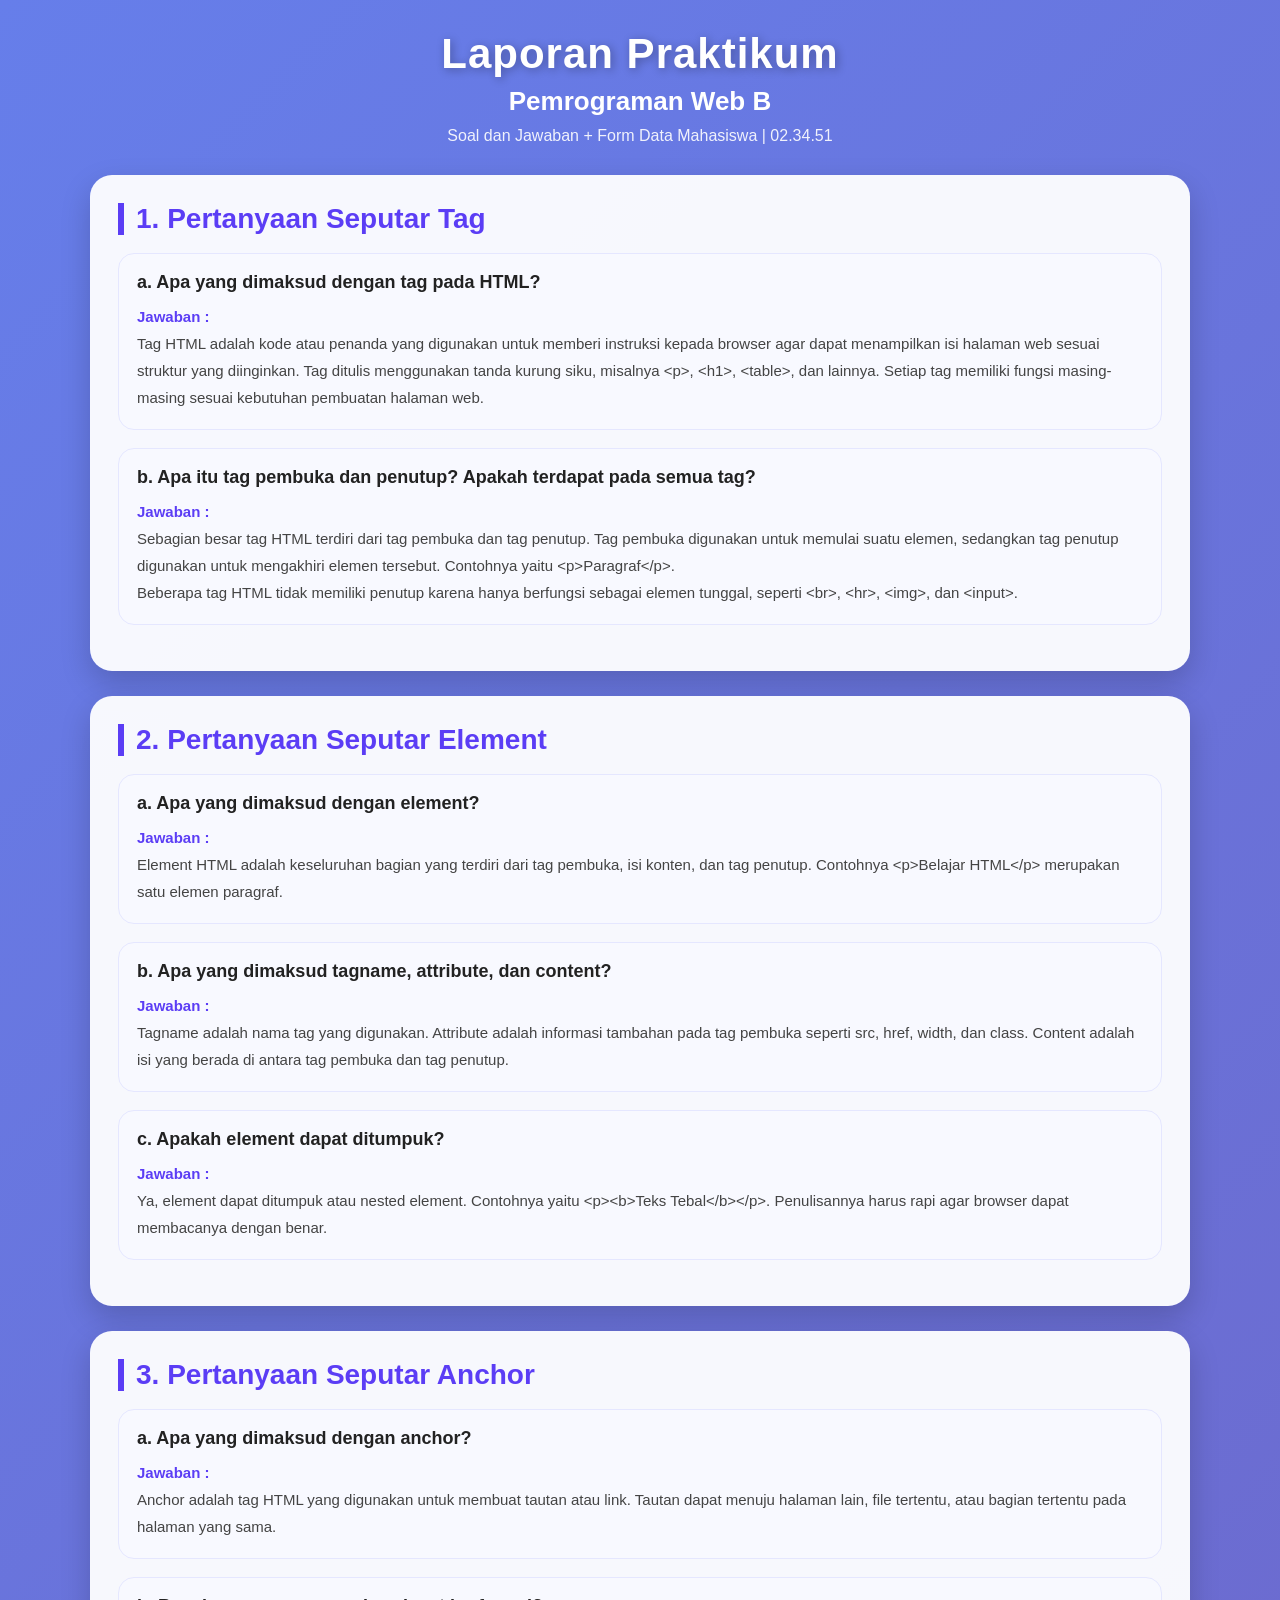
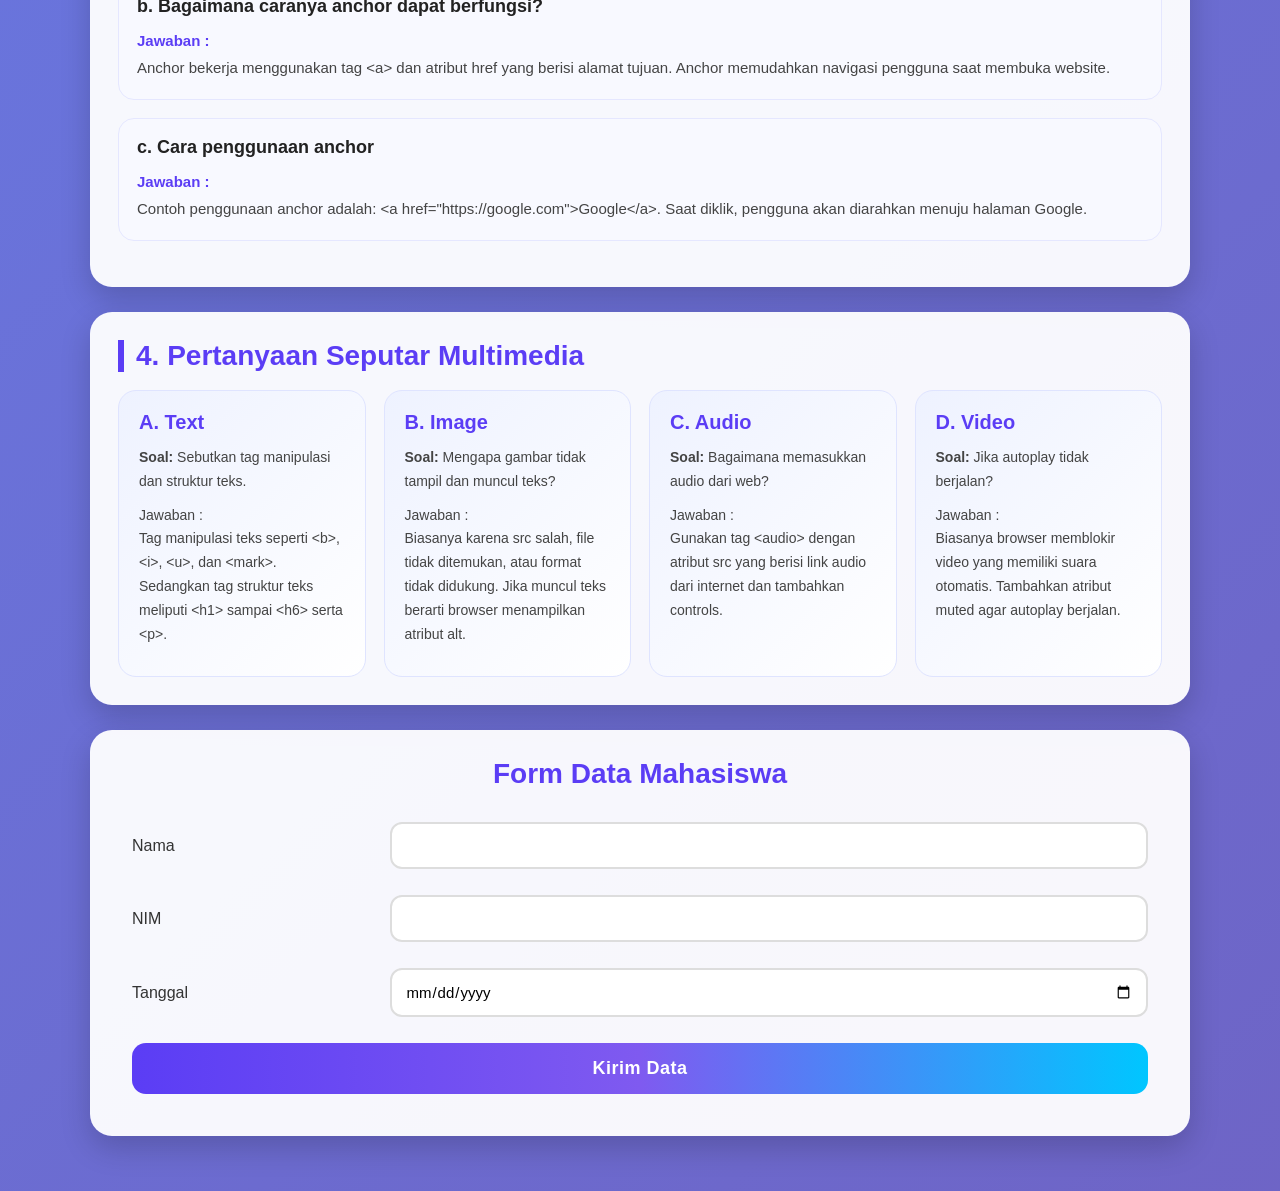
<file: index.html>
<!DOCTYPE html>
<html lang="id">
<head>
<meta charset="UTF-8">
<meta name="viewport" content="width=device-width, initial-scale=1.0">
<title>Laporan Praktikum Pemrograman Web B</title>
<link rel="stylesheet" href="style.css">
</head>

<body>

<div class="container">

<header>
<h1>Laporan Praktikum</h1>
<h2>Pemrograman Web B</h2>
<p class="subtitle">Soal dan Jawaban + Form Data Mahasiswa</p>
</header>

<!-- ================== TAG ================== -->
<section class="card">
<h2>1. Pertanyaan Seputar Tag</h2>

<div class="qa">
<h3>a. Apa yang dimaksud dengan tag pada HTML?</h3>
<p><span>Jawaban :</span><br>
Tag HTML adalah kode atau penanda yang digunakan untuk memberi instruksi kepada browser agar dapat menampilkan isi halaman web sesuai struktur yang diinginkan. Tag ditulis menggunakan tanda kurung siku, misalnya &lt;p&gt;, &lt;h1&gt;, &lt;table&gt;, dan lainnya. Setiap tag memiliki fungsi masing-masing sesuai kebutuhan pembuatan halaman web.
</p>
</div>

<div class="qa">
<h3>b. Apa itu tag pembuka dan penutup? Apakah terdapat pada semua tag?</h3>
<p><span>Jawaban :</span><br>
Sebagian besar tag HTML terdiri dari tag pembuka dan tag penutup. Tag pembuka digunakan untuk memulai suatu elemen, sedangkan tag penutup digunakan untuk mengakhiri elemen tersebut. Contohnya yaitu &lt;p&gt;Paragraf&lt;/p&gt;.
</p>

<p>
Beberapa tag HTML tidak memiliki penutup karena hanya berfungsi sebagai elemen tunggal, seperti &lt;br&gt;, &lt;hr&gt;, &lt;img&gt;, dan &lt;input&gt;.
</p>
</div>
</section>

<!-- ================== ELEMENT ================== -->
<section class="card">
<h2>2. Pertanyaan Seputar Element</h2>

<div class="qa">
<h3>a. Apa yang dimaksud dengan element?</h3>
<p><span>Jawaban :</span><br>
Element HTML adalah keseluruhan bagian yang terdiri dari tag pembuka, isi konten, dan tag penutup. Contohnya &lt;p&gt;Belajar HTML&lt;/p&gt; merupakan satu elemen paragraf.
</p>
</div>

<div class="qa">
<h3>b. Apa yang dimaksud tagname, attribute, dan content?</h3>
<p><span>Jawaban :</span><br>
Tagname adalah nama tag yang digunakan. Attribute adalah informasi tambahan pada tag pembuka seperti src, href, width, dan class. Content adalah isi yang berada di antara tag pembuka dan tag penutup.
</p>
</div>

<div class="qa">
<h3>c. Apakah element dapat ditumpuk?</h3>
<p><span>Jawaban :</span><br>
Ya, element dapat ditumpuk atau nested element. Contohnya yaitu &lt;p&gt;&lt;b&gt;Teks Tebal&lt;/b&gt;&lt;/p&gt;. Penulisannya harus rapi agar browser dapat membacanya dengan benar.
</p>
</div>
</section>

<!-- ================== ANCHOR ================== -->
<section class="card">
<h2>3. Pertanyaan Seputar Anchor</h2>

<div class="qa">
<h3>a. Apa yang dimaksud dengan anchor?</h3>
<p><span>Jawaban :</span><br>
Anchor adalah tag HTML yang digunakan untuk membuat tautan atau link. Tautan dapat menuju halaman lain, file tertentu, atau bagian tertentu pada halaman yang sama.
</p>
</div>

<div class="qa">
<h3>b. Bagaimana caranya anchor dapat berfungsi?</h3>
<p><span>Jawaban :</span><br>
Anchor bekerja menggunakan tag &lt;a&gt; dan atribut href yang berisi alamat tujuan. Anchor memudahkan navigasi pengguna saat membuka website.
</p>
</div>

<div class="qa">
<h3>c. Cara penggunaan anchor</h3>
<p><span>Jawaban :</span><br>
Contoh penggunaan anchor adalah:
&lt;a href="https://google.com"&gt;Google&lt;/a&gt;.
Saat diklik, pengguna akan diarahkan menuju halaman Google.
</p>
</div>
</section>

<!-- ================== MULTIMEDIA ================== -->
<section class="card">
<h2>4. Pertanyaan Seputar Multimedia</h2>

<div class="grid">

<div class="mini-card">
<h3>A. Text</h3>
<p><b>Soal:</b> Sebutkan tag manipulasi dan struktur teks.</p>
<p><span>Jawaban :</span><br>
Tag manipulasi teks seperti &lt;b&gt;, &lt;i&gt;, &lt;u&gt;, dan &lt;mark&gt;. Sedangkan tag struktur teks meliputi &lt;h1&gt; sampai &lt;h6&gt; serta &lt;p&gt;.
</p>
</div>

<div class="mini-card">
<h3>B. Image</h3>
<p><b>Soal:</b> Mengapa gambar tidak tampil dan muncul teks?</p>
<p><span>Jawaban :</span><br>
Biasanya karena src salah, file tidak ditemukan, atau format tidak didukung. Jika muncul teks berarti browser menampilkan atribut alt.
</p>
</div>

<div class="mini-card">
<h3>C. Audio</h3>
<p><b>Soal:</b> Bagaimana memasukkan audio dari web?</p>
<p><span>Jawaban :</span><br>
Gunakan tag &lt;audio&gt; dengan atribut src yang berisi link audio dari internet dan tambahkan controls.
</p>
</div>

<div class="mini-card">
<h3>D. Video</h3>
<p><b>Soal:</b> Jika autoplay tidak berjalan?</p>
<p><span>Jawaban :</span><br>
Biasanya browser memblokir video yang memiliki suara otomatis. Tambahkan atribut muted agar autoplay berjalan.
</p>
</div>

</div>
</section>

<!-- ================== FORM ================== -->
<section class="card form-card">
<h2>Form Data Mahasiswa</h2>

<form id="formData" action="success.html">

<table>
<tr>
<td>Nama</td>
<td><input type="text" name="nama" required></td>
</tr>

<tr>
<td>NIM</td>
<td><input type="text" name="nim" maxlength="10" required></td>
</tr>

<tr>
<td>Tanggal</td>
<td><input type="date" name="tanggal" required></td>
</tr>

<tr>
<td colspan="2">
<button type="submit">Kirim Data</button>
</td>
</tr>
</table>

</form>

</section>

</div>

<script src="script.js"></script>
</body>
</html>
</file>
<file: style.css>
*{
    margin:0;
    padding:0;
    box-sizing:border-box;
    font-family:'Poppins', Arial, sans-serif;
}

body{
    background:linear-gradient(135deg,#667eea,#764ba2,#6dd5ed);
    background-size:400% 400%;
    animation:bgMove 10s ease infinite;
    padding:30px;
    color:#333;
}

/* animasi background */
@keyframes bgMove{
    0%{background-position:0% 50%;}
    50%{background-position:100% 50%;}
    100%{background-position:0% 50%;}
}

.container{
    max-width:1100px;
    margin:auto;
}

/* HEADER */
header{
    text-align:center;
    color:white;
    margin-bottom:30px;
}

header h1{
    font-size:42px;
    font-weight:700;
    letter-spacing:1px;
    text-shadow:2px 2px 10px rgba(0,0,0,0.3);
}

header h2{
    font-size:26px;
    margin-top:8px;
}

.subtitle{
    margin-top:10px;
    font-size:16px;
    opacity:0.9;
}

/* CARD */
.card{
    background:rgba(255,255,255,0.95);
    padding:28px;
    margin-bottom:25px;
    border-radius:22px;
    box-shadow:0 12px 30px rgba(0,0,0,0.18);
    animation:fadeUp 0.8s ease;
    transition:0.3s;
}

.card:hover{
    transform:translateY(-4px);
    box-shadow:0 18px 35px rgba(0,0,0,0.2);
}

@keyframes fadeUp{
    from{
        opacity:0;
        transform:translateY(30px);
    }
    to{
        opacity:1;
        transform:translateY(0);
    }
}

.card h2{
    color:#5b3df5;
    margin-bottom:18px;
    font-size:28px;
    border-left:6px solid #5b3df5;
    padding-left:12px;
}

.qa{
    background:#f8f9ff;
    padding:18px;
    border-radius:16px;
    margin-bottom:18px;
    border:1px solid #e5e7ff;
}

.qa h3{
    color:#222;
    margin-bottom:10px;
    font-size:18px;
}

.qa p{
    line-height:1.8;
    font-size:15px;
    color:#444;
}

.qa span{
    color:#5b3df5;
    font-weight:bold;
}

/* GRID MULTIMEDIA */
.grid{
    display:grid;
    grid-template-columns:repeat(auto-fit,minmax(230px,1fr));
    gap:18px;
}

.mini-card{
    background:linear-gradient(135deg,#eef2ff,#ffffff);
    padding:20px;
    border-radius:18px;
    border:1px solid #dfe4ff;
    transition:0.3s;
}

.mini-card:hover{
    transform:scale(1.03);
}

.mini-card h3{
    color:#5b3df5;
    margin-bottom:12px;
    font-size:20px;
}

.mini-card p{
    font-size:14px;
    line-height:1.7;
    color:#444;
    margin-bottom:10px;
}

/* FORM */
.form-card h2{
    text-align:center;
    border:none;
    padding:0;
}

table{
    width:100%;
    margin-top:15px;
}

td{
    padding:12px;
    font-size:16px;
}

input{
    width:100%;
    padding:13px;
    border:2px solid #ddd;
    border-radius:12px;
    font-size:15px;
    transition:0.3s;
}

input:focus{
    outline:none;
    border-color:#5b3df5;
    box-shadow:0 0 10px rgba(91,61,245,0.2);
}

/* BUTTON */
button{
    width:100%;
    padding:15px;
    border:none;
    border-radius:14px;
    background:linear-gradient(90deg,#5b3df5,#7f5af0,#00c6ff);
    color:white;
    font-size:18px;
    font-weight:bold;
    cursor:pointer;
    transition:0.3s;
    letter-spacing:0.5px;
}

button:hover{
    transform:translateY(-3px);
    box-shadow:0 12px 20px rgba(0,0,0,0.2);
}

/* RESPONSIVE */
@media(max-width:768px){

header h1{
    font-size:30px;
}

header h2{
    font-size:22px;
}

.card h2{
    font-size:24px;
}

td{
    display:block;
    width:100%;
}

table tr{
    margin-bottom:12px;
    display:block;
}

}
</file>
